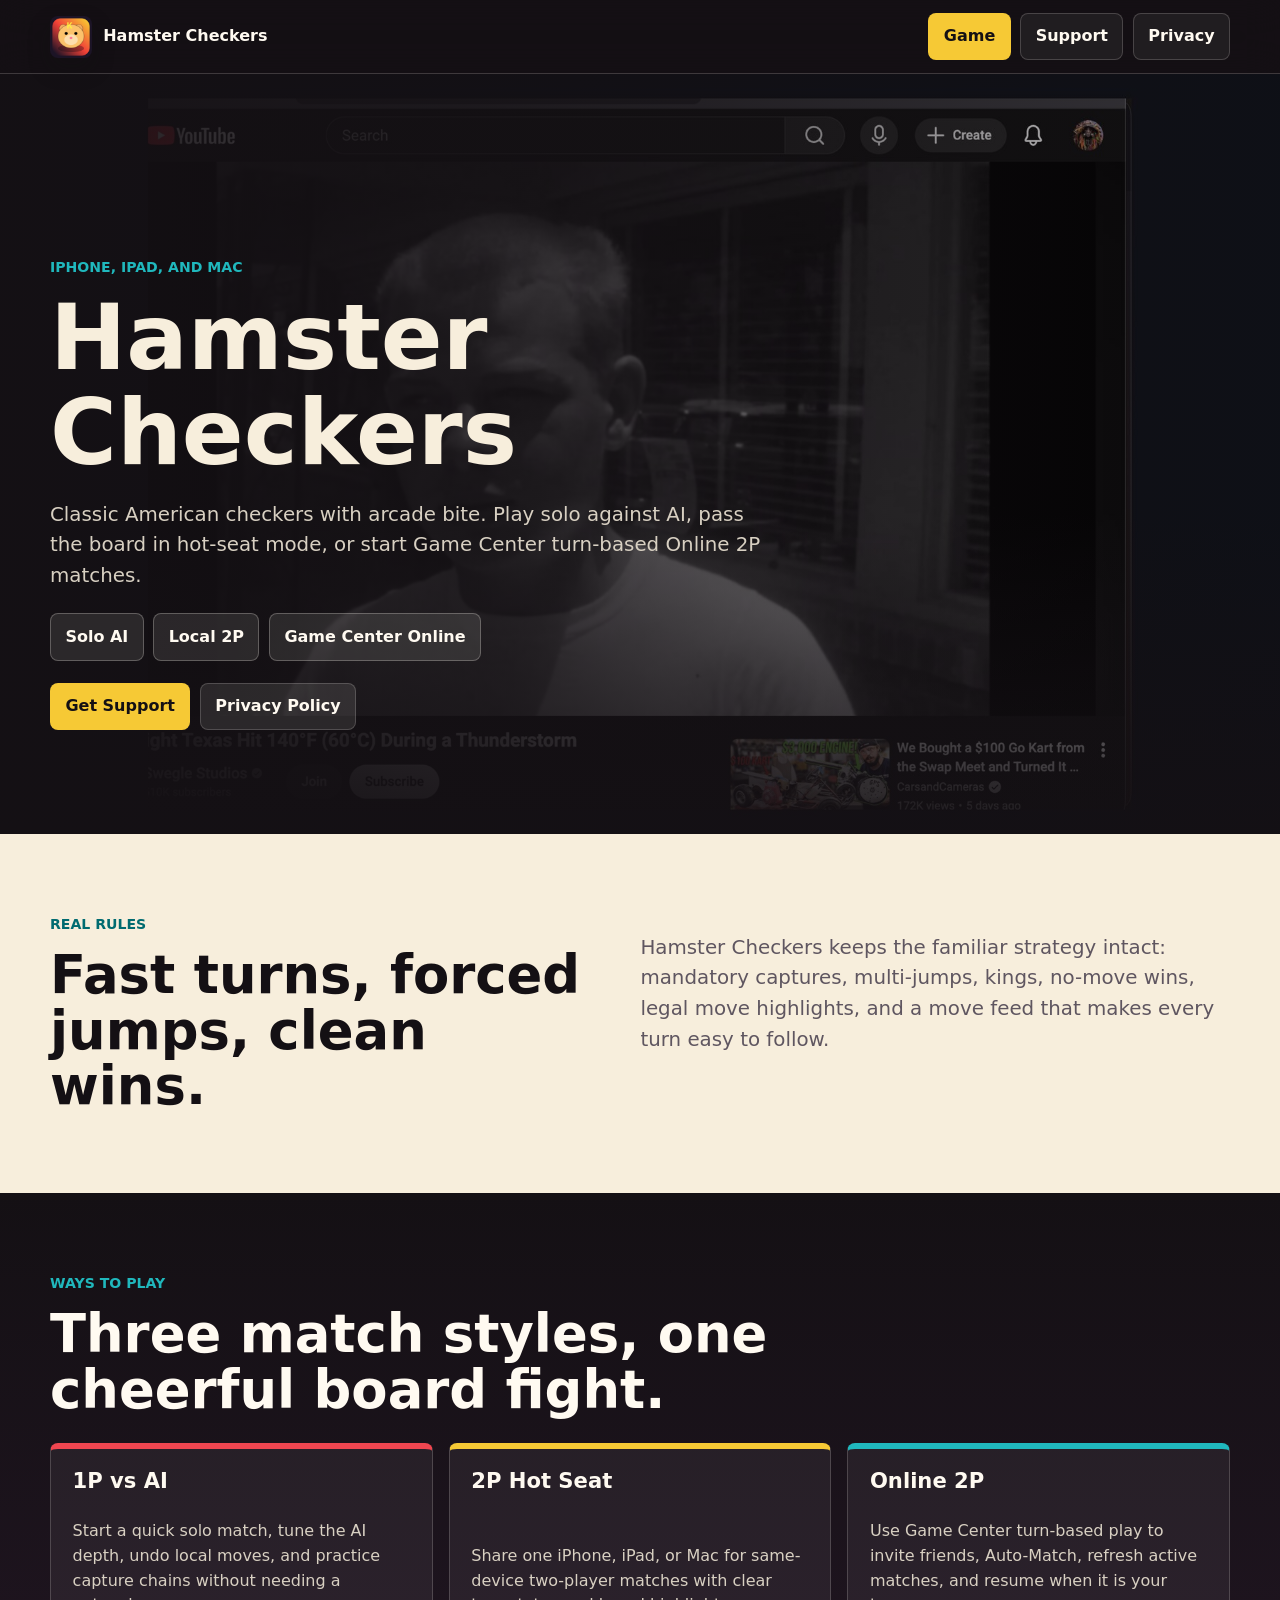
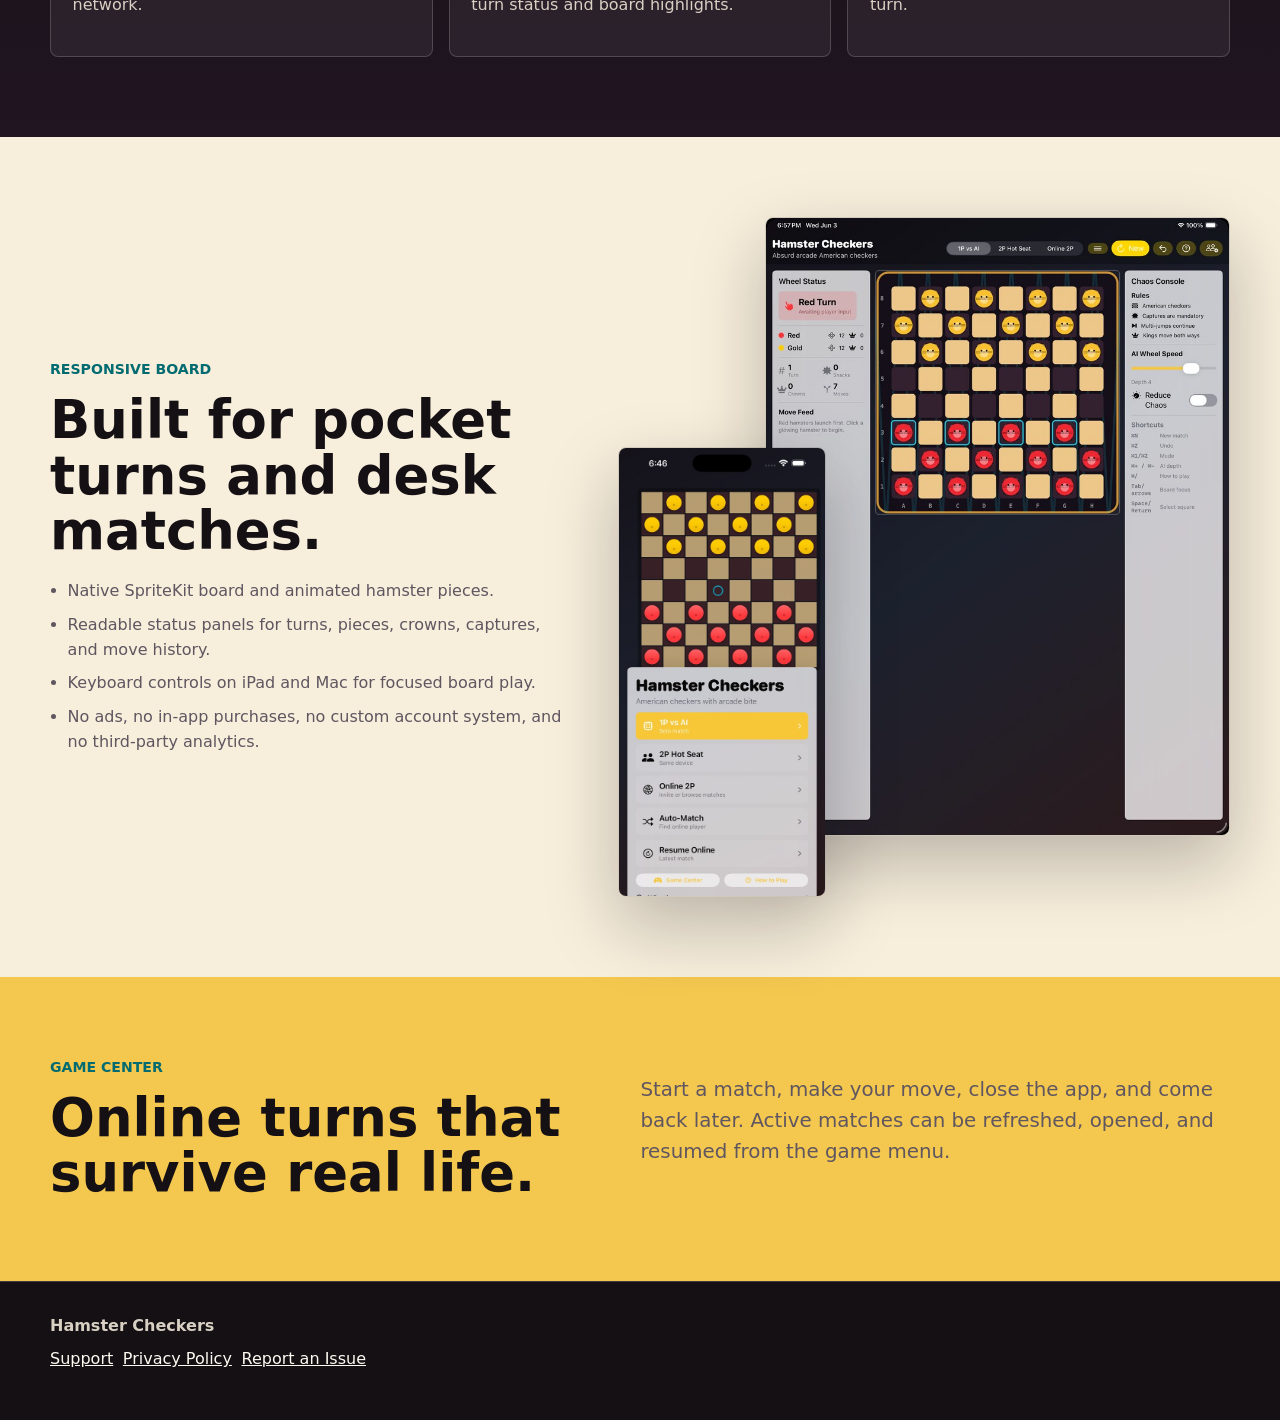
<file: docs/index.html>
<!doctype html>
<html lang="en">
<head>
  <meta charset="utf-8">
  <meta name="viewport" content="width=device-width, initial-scale=1">
  <meta name="description" content="Hamster Checkers is a native American checkers game for iPhone, iPad, and Mac with solo AI, local 2P, and Game Center turn-based online play.">
  <meta property="og:title" content="Hamster Checkers">
  <meta property="og:description" content="Classic American checkers with arcade bite, solo AI, hot-seat 2P, and Game Center turn-based online matches.">
  <meta property="og:image" content="https://noktirnal42.github.io/hamster-checkers/assets/hero-gameplay.jpg">
  <meta property="og:type" content="website">
  <title>Hamster Checkers</title>
  <link rel="stylesheet" href="styles.css">
</head>
<body>
  <header class="site-header">
    <a class="brand" href="index.html" aria-label="Hamster Checkers home">
      <img src="assets/hamster-checkers-icon.png" alt="">
      <span>Hamster Checkers</span>
    </a>
    <nav class="site-nav" aria-label="Main">
      <a href="index.html" aria-current="page">Game</a>
      <a href="support.html">Support</a>
      <a href="privacy.html">Privacy</a>
    </nav>
  </header>

  <main>
    <section class="hero hero-home" aria-label="Hamster Checkers">
      <div class="hero-shade"></div>
      <div class="hero-content">
        <p class="eyebrow">iPhone, iPad, and Mac</p>
        <h1>Hamster Checkers</h1>
        <p class="hero-copy">Classic American checkers with arcade bite. Play solo against AI, pass the board in hot-seat mode, or start Game Center turn-based Online 2P matches.</p>
        <div class="storefront-badges" aria-label="Game features">
          <span>Solo AI</span>
          <span>Local 2P</span>
          <span>Game Center Online</span>
        </div>
        <div class="actions">
          <a class="button primary" href="support.html">Get Support</a>
          <a class="button secondary" href="privacy.html">Privacy Policy</a>
        </div>
      </div>
    </section>

    <section class="section-band cream intro-band">
      <div class="content-wrap intro-grid">
        <div>
          <p class="eyebrow dark">Real Rules</p>
          <h2>Fast turns, forced jumps, clean wins.</h2>
        </div>
        <p class="section-copy">Hamster Checkers keeps the familiar strategy intact: mandatory captures, multi-jumps, kings, no-move wins, legal move highlights, and a move feed that makes every turn easy to follow.</p>
      </div>
    </section>

    <section class="section-band ink">
      <div class="content-wrap">
        <div class="section-heading">
          <p class="eyebrow">Ways To Play</p>
          <h2>Three match styles, one cheerful board fight.</h2>
        </div>
        <div class="feature-grid">
          <article class="feature-card red">
            <h3>1P vs AI</h3>
            <p>Start a quick solo match, tune the AI depth, undo local moves, and practice capture chains without needing a network.</p>
          </article>
          <article class="feature-card gold">
            <h3>2P Hot Seat</h3>
            <p>Share one iPhone, iPad, or Mac for same-device two-player matches with clear turn status and board highlights.</p>
          </article>
          <article class="feature-card teal">
            <h3>Online 2P</h3>
            <p>Use Game Center turn-based play to invite friends, Auto-Match, refresh active matches, and resume when it is your turn.</p>
          </article>
        </div>
      </div>
    </section>

    <section class="section-band cream device-band">
      <div class="content-wrap device-grid">
        <div>
          <p class="eyebrow dark">Responsive Board</p>
          <h2>Built for pocket turns and desk matches.</h2>
          <ul class="check-list">
            <li>Native SpriteKit board and animated hamster pieces.</li>
            <li>Readable status panels for turns, pieces, crowns, captures, and move history.</li>
            <li>Keyboard controls on iPad and Mac for focused board play.</li>
            <li>No ads, no in-app purchases, no custom account system, and no third-party analytics.</li>
          </ul>
        </div>
        <div class="device-showcase" aria-label="Hamster Checkers screenshots">
          <img class="phone-shot" src="assets/phone-start.jpg" alt="Hamster Checkers start screen on iPhone with mode buttons for AI, hot seat, online, and Game Center.">
          <img class="tablet-shot" src="assets/ipad-gameplay.jpg" alt="Hamster Checkers gameplay on iPad with full board, status panel, and chaos console.">
        </div>
      </div>
    </section>

    <section class="section-band cider">
      <div class="content-wrap quote-band">
        <div>
          <p class="eyebrow dark">Game Center</p>
          <h2>Online turns that survive real life.</h2>
        </div>
        <p class="section-copy">Start a match, make your move, close the app, and come back later. Active matches can be refreshed, opened, and resumed from the game menu.</p>
      </div>
    </section>
  </main>

  <footer class="site-footer">
    <div class="footer-inner">
      <strong>Hamster Checkers</strong>
      <nav aria-label="Footer">
        <a href="support.html">Support</a>
        <a href="privacy.html">Privacy Policy</a>
        <a href="https://github.com/noktirnal42/hamster-checkers/issues/new/choose">Report an Issue</a>
      </nav>
    </div>
  </footer>
</body>
</html>
</file>
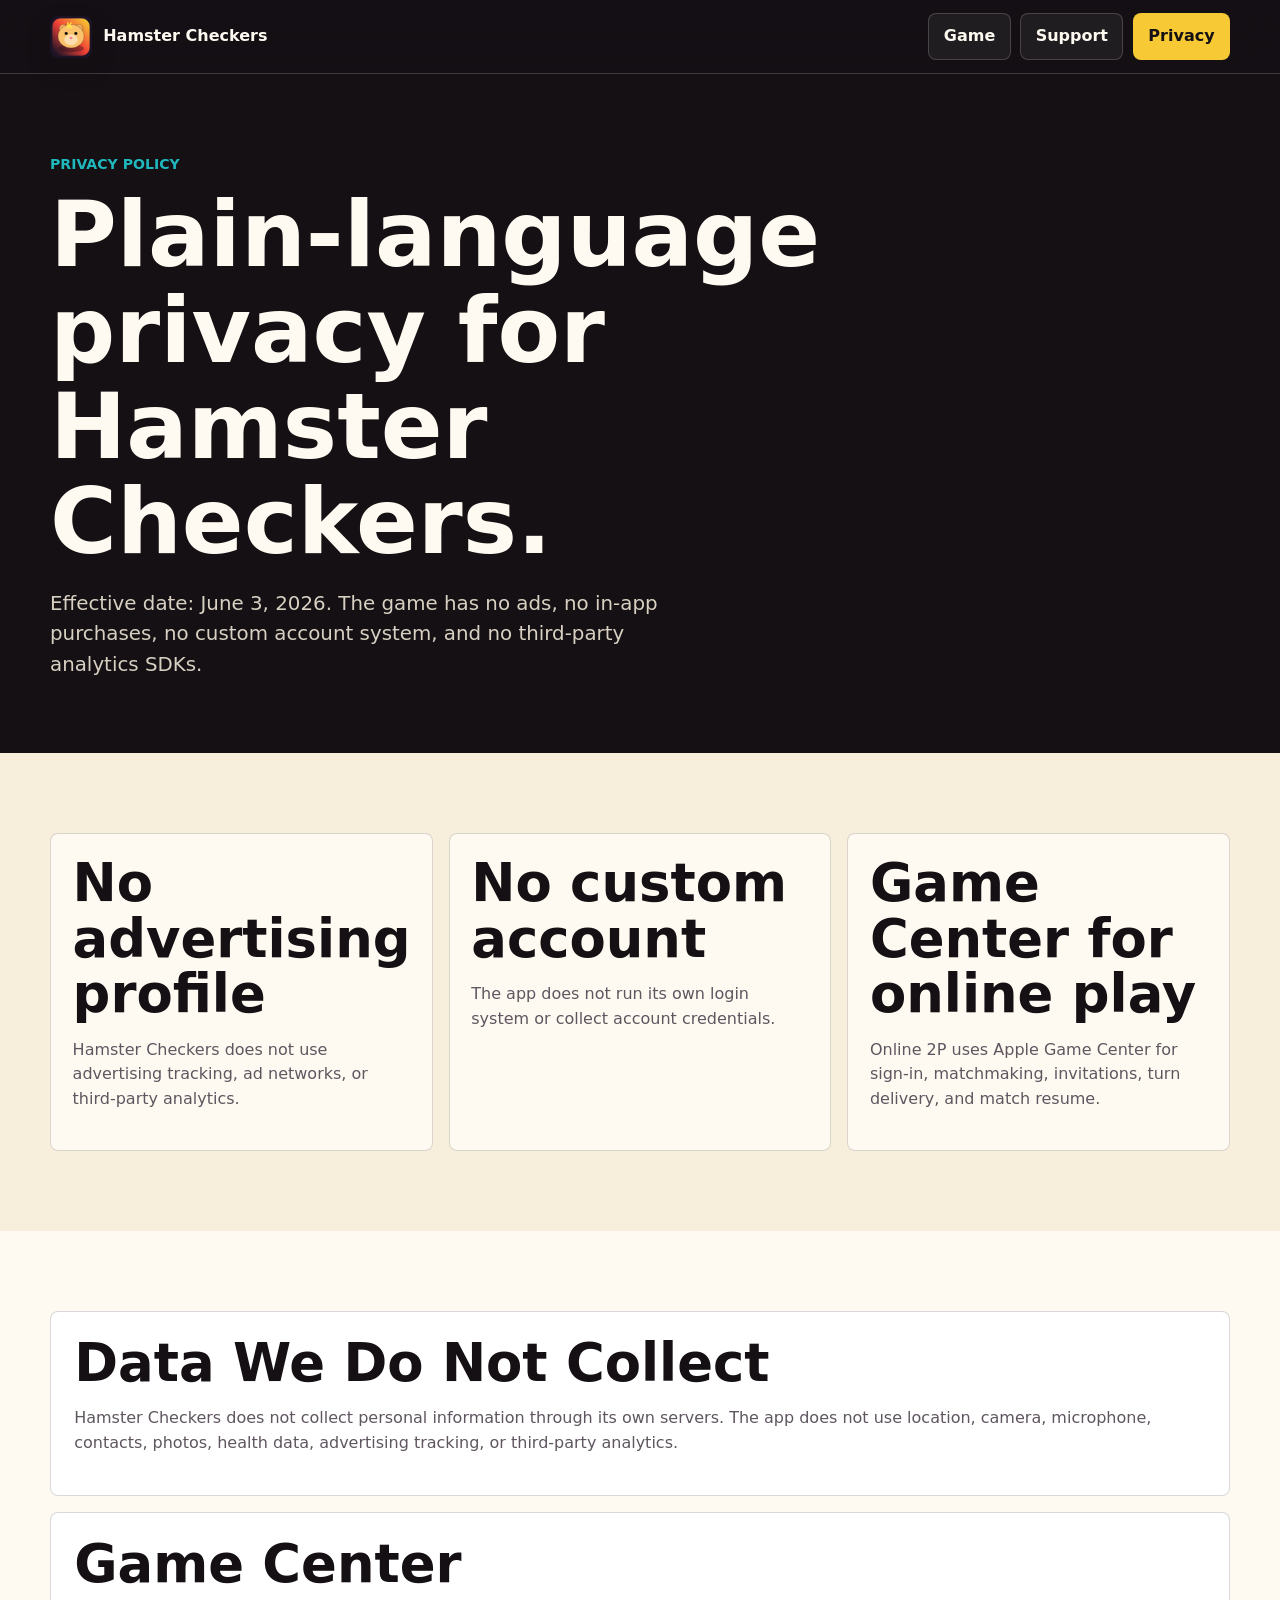
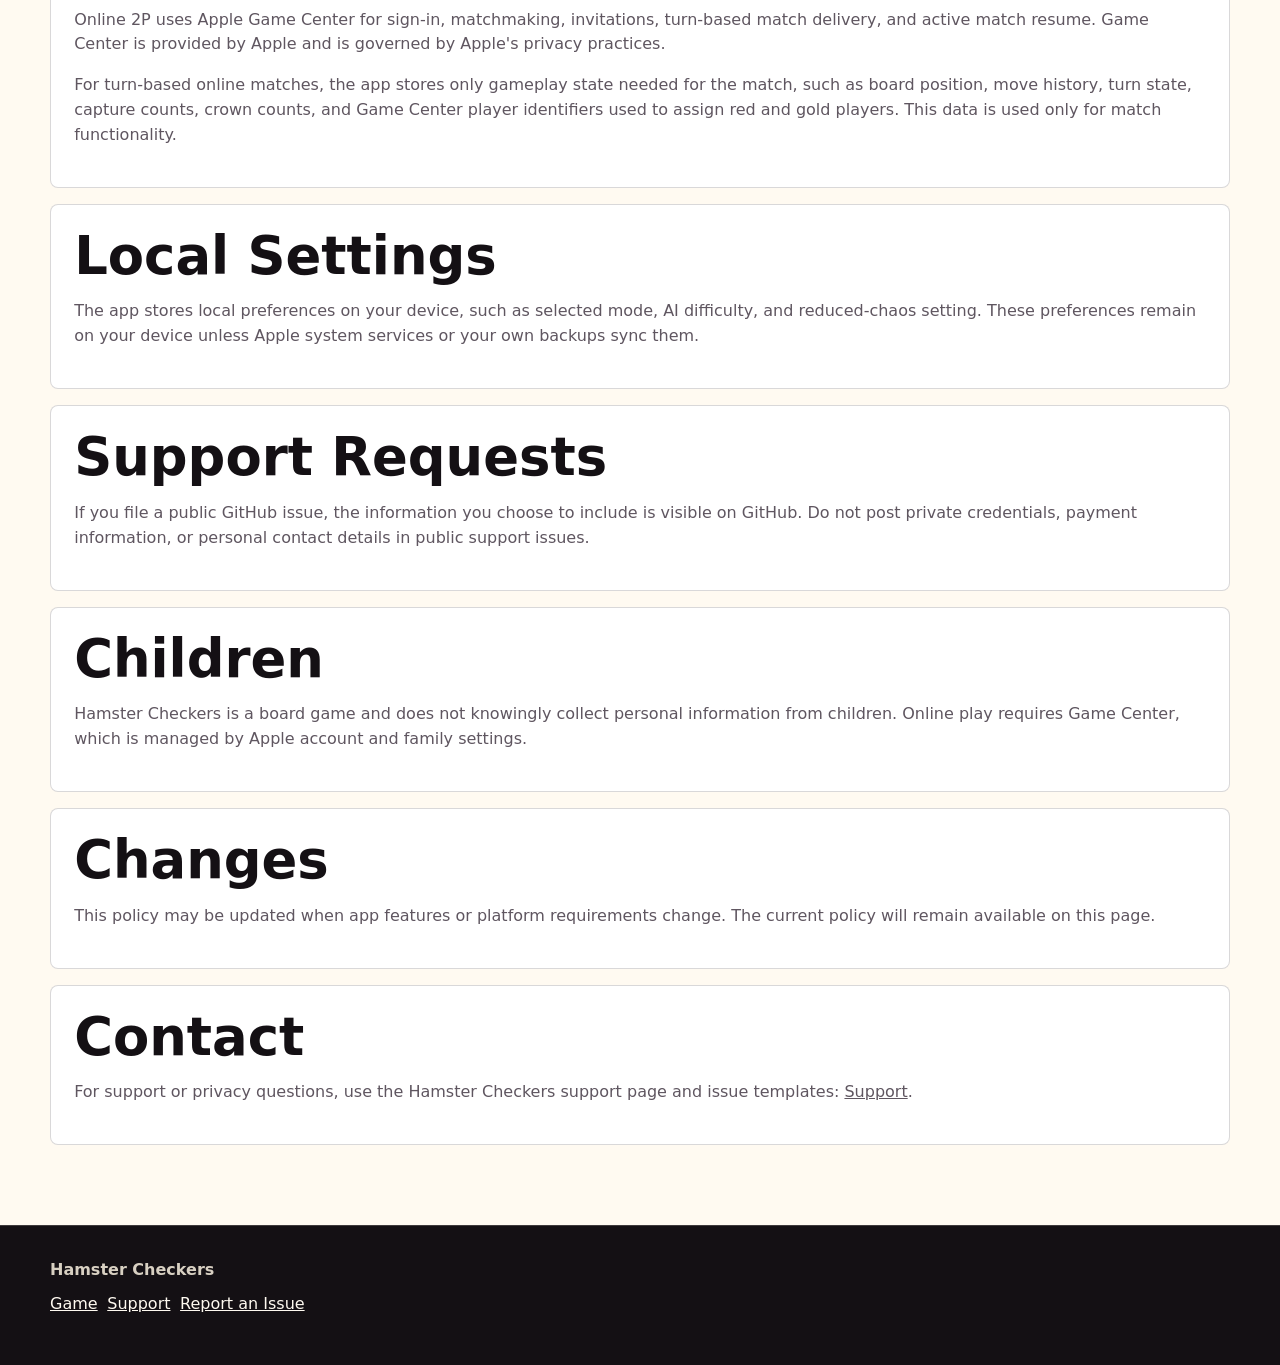
<file: docs/privacy.html>
<!doctype html>
<html lang="en">
<head>
  <meta charset="utf-8">
  <meta name="viewport" content="width=device-width, initial-scale=1">
  <meta name="description" content="Privacy policy for Hamster Checkers.">
  <meta property="og:title" content="Hamster Checkers Privacy Policy">
  <meta property="og:description" content="Privacy details for Hamster Checkers, including Game Center online play and local settings.">
  <meta property="og:image" content="https://noktirnal42.github.io/hamster-checkers/assets/hero-gameplay.jpg">
  <meta property="og:type" content="website">
  <title>Privacy Policy - Hamster Checkers</title>
  <link rel="stylesheet" href="styles.css">
</head>
<body>
  <header class="site-header">
    <a class="brand" href="index.html" aria-label="Hamster Checkers home">
      <img src="assets/hamster-checkers-icon.png" alt="">
      <span>Hamster Checkers</span>
    </a>
    <nav class="site-nav" aria-label="Main">
      <a href="index.html">Game</a>
      <a href="support.html">Support</a>
      <a href="privacy.html" aria-current="page">Privacy</a>
    </nav>
  </header>

  <main>
    <section class="page-hero privacy-hero">
      <div class="content-wrap policy-intro">
        <p class="eyebrow">Privacy Policy</p>
        <h1>Plain-language privacy for Hamster Checkers.</h1>
        <p class="hero-copy narrow">Effective date: June 3, 2026. The game has no ads, no in-app purchases, no custom account system, and no third-party analytics SDKs.</p>
      </div>
    </section>

    <section class="section-band cream">
      <div class="content-wrap trust-grid">
        <article>
          <h2>No advertising profile</h2>
          <p>Hamster Checkers does not use advertising tracking, ad networks, or third-party analytics.</p>
        </article>
        <article>
          <h2>No custom account</h2>
          <p>The app does not run its own login system or collect account credentials.</p>
        </article>
        <article>
          <h2>Game Center for online play</h2>
          <p>Online 2P uses Apple Game Center for sign-in, matchmaking, invitations, turn delivery, and match resume.</p>
        </article>
      </div>
    </section>

    <section class="section-band paper">
      <div class="content-wrap policy-stack">
        <section class="policy-section">
          <h2>Data We Do Not Collect</h2>
          <p>Hamster Checkers does not collect personal information through its own servers. The app does not use location, camera, microphone, contacts, photos, health data, advertising tracking, or third-party analytics.</p>
        </section>

        <section class="policy-section">
          <h2>Game Center</h2>
          <p>Online 2P uses Apple Game Center for sign-in, matchmaking, invitations, turn-based match delivery, and active match resume. Game Center is provided by Apple and is governed by Apple's privacy practices.</p>
          <p>For turn-based online matches, the app stores only gameplay state needed for the match, such as board position, move history, turn state, capture counts, crown counts, and Game Center player identifiers used to assign red and gold players. This data is used only for match functionality.</p>
        </section>

        <section class="policy-section">
          <h2>Local Settings</h2>
          <p>The app stores local preferences on your device, such as selected mode, AI difficulty, and reduced-chaos setting. These preferences remain on your device unless Apple system services or your own backups sync them.</p>
        </section>

        <section class="policy-section">
          <h2>Support Requests</h2>
          <p>If you file a public GitHub issue, the information you choose to include is visible on GitHub. Do not post private credentials, payment information, or personal contact details in public support issues.</p>
        </section>

        <section class="policy-section">
          <h2>Children</h2>
          <p>Hamster Checkers is a board game and does not knowingly collect personal information from children. Online play requires Game Center, which is managed by Apple account and family settings.</p>
        </section>

        <section class="policy-section">
          <h2>Changes</h2>
          <p>This policy may be updated when app features or platform requirements change. The current policy will remain available on this page.</p>
        </section>

        <section class="policy-section">
          <h2>Contact</h2>
          <p>For support or privacy questions, use the Hamster Checkers support page and issue templates: <a href="support.html">Support</a>.</p>
        </section>
      </div>
    </section>
  </main>

  <footer class="site-footer">
    <div class="footer-inner">
      <strong>Hamster Checkers</strong>
      <nav aria-label="Footer">
        <a href="index.html">Game</a>
        <a href="support.html">Support</a>
        <a href="https://github.com/noktirnal42/hamster-checkers/issues/new/choose">Report an Issue</a>
      </nav>
    </div>
  </footer>
</body>
</html>
</file>
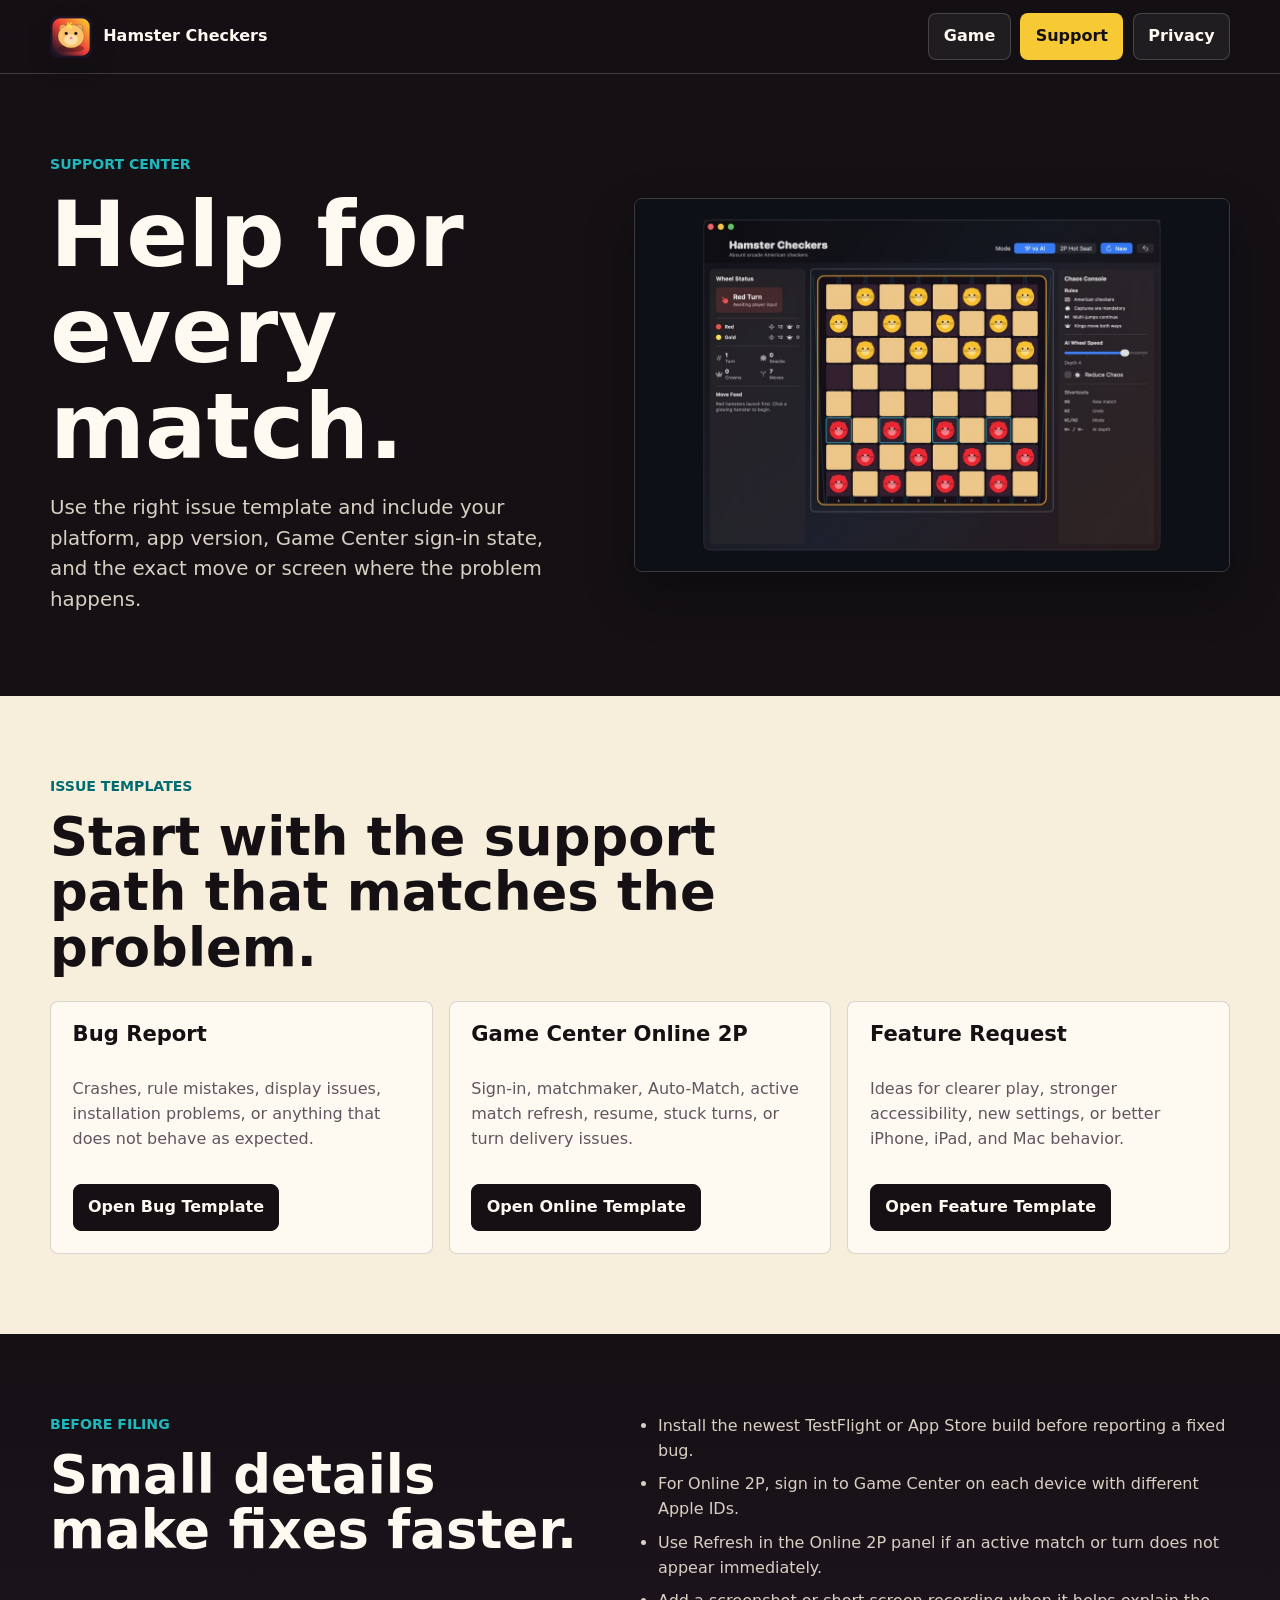
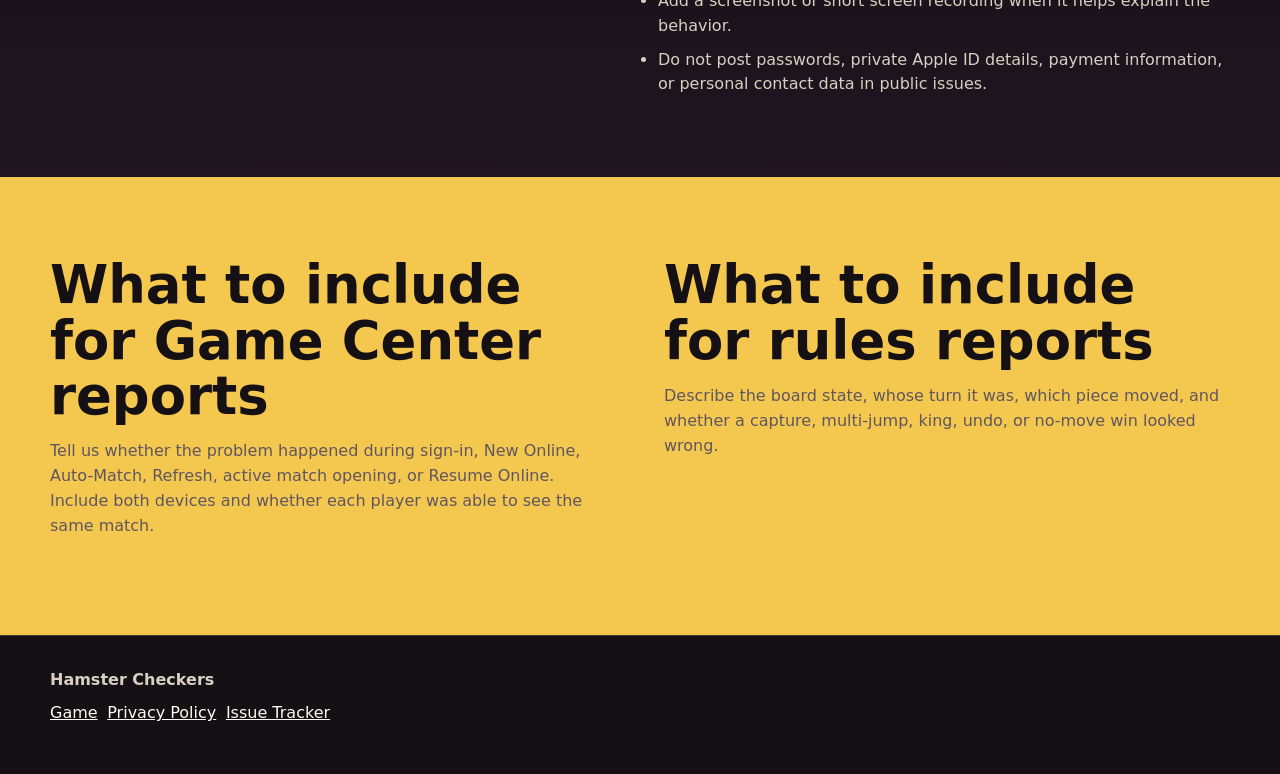
<file: docs/support.html>
<!doctype html>
<html lang="en">
<head>
  <meta charset="utf-8">
  <meta name="viewport" content="width=device-width, initial-scale=1">
  <meta name="description" content="Support for Hamster Checkers, including issue templates for bugs, Game Center online matches, and feature requests.">
  <meta property="og:title" content="Hamster Checkers Support">
  <meta property="og:description" content="Report bugs, Game Center online match issues, or feature ideas for Hamster Checkers.">
  <meta property="og:image" content="https://noktirnal42.github.io/hamster-checkers/assets/mac-start.jpg">
  <meta property="og:type" content="website">
  <title>Support - Hamster Checkers</title>
  <link rel="stylesheet" href="styles.css">
</head>
<body>
  <header class="site-header">
    <a class="brand" href="index.html" aria-label="Hamster Checkers home">
      <img src="assets/hamster-checkers-icon.png" alt="">
      <span>Hamster Checkers</span>
    </a>
    <nav class="site-nav" aria-label="Main">
      <a href="index.html">Game</a>
      <a href="support.html" aria-current="page">Support</a>
      <a href="privacy.html">Privacy</a>
    </nav>
  </header>

  <main>
    <section class="page-hero support-hero">
      <div class="content-wrap page-hero-grid">
        <div>
          <p class="eyebrow">Support Center</p>
          <h1>Help for every match.</h1>
          <p class="hero-copy narrow">Use the right issue template and include your platform, app version, Game Center sign-in state, and the exact move or screen where the problem happens.</p>
        </div>
        <img src="assets/mac-start.jpg" alt="Hamster Checkers mode menu and board on macOS.">
      </div>
    </section>

    <section class="section-band cream">
      <div class="content-wrap">
        <div class="section-heading">
          <p class="eyebrow dark">Issue Templates</p>
          <h2>Start with the support path that matches the problem.</h2>
        </div>
        <div class="support-grid" aria-label="Support options">
          <article class="support-card">
            <h3>Bug Report</h3>
            <p>Crashes, rule mistakes, display issues, installation problems, or anything that does not behave as expected.</p>
            <a class="button dark-button" href="https://github.com/noktirnal42/hamster-checkers/issues/new?template=bug_report.yml">Open Bug Template</a>
          </article>
          <article class="support-card">
            <h3>Game Center Online 2P</h3>
            <p>Sign-in, matchmaker, Auto-Match, active match refresh, resume, stuck turns, or turn delivery issues.</p>
            <a class="button dark-button" href="https://github.com/noktirnal42/hamster-checkers/issues/new?template=game_center_online.yml">Open Online Template</a>
          </article>
          <article class="support-card">
            <h3>Feature Request</h3>
            <p>Ideas for clearer play, stronger accessibility, new settings, or better iPhone, iPad, and Mac behavior.</p>
            <a class="button dark-button" href="https://github.com/noktirnal42/hamster-checkers/issues/new?template=feature_request.yml">Open Feature Template</a>
          </article>
        </div>
      </div>
    </section>

    <section class="section-band ink">
      <div class="content-wrap help-grid">
        <div>
          <p class="eyebrow">Before Filing</p>
          <h2>Small details make fixes faster.</h2>
        </div>
        <ul class="check-list light">
          <li>Install the newest TestFlight or App Store build before reporting a fixed bug.</li>
          <li>For Online 2P, sign in to Game Center on each device with different Apple IDs.</li>
          <li>Use Refresh in the Online 2P panel if an active match or turn does not appear immediately.</li>
          <li>Add a screenshot or short screen recording when it helps explain the behavior.</li>
          <li>Do not post passwords, private Apple ID details, payment information, or personal contact data in public issues.</li>
        </ul>
      </div>
    </section>

    <section class="section-band cider">
      <div class="content-wrap two-column-copy">
        <div>
          <h2>What to include for Game Center reports</h2>
          <p>Tell us whether the problem happened during sign-in, New Online, Auto-Match, Refresh, active match opening, or Resume Online. Include both devices and whether each player was able to see the same match.</p>
        </div>
        <div>
          <h2>What to include for rules reports</h2>
          <p>Describe the board state, whose turn it was, which piece moved, and whether a capture, multi-jump, king, undo, or no-move win looked wrong.</p>
        </div>
      </div>
    </section>
  </main>

  <footer class="site-footer">
    <div class="footer-inner">
      <strong>Hamster Checkers</strong>
      <nav aria-label="Footer">
        <a href="index.html">Game</a>
        <a href="privacy.html">Privacy Policy</a>
        <a href="https://github.com/noktirnal42/hamster-checkers/issues">Issue Tracker</a>
      </nav>
    </div>
  </footer>
</body>
</html>
</file>
<file: docs/styles.css>
:root {
  color-scheme: light dark;
  --ink: #141014;
  --ink-soft: #211822;
  --cream: #f7eedc;
  --paper: #fffaf1;
  --cider: #f4c74f;
  --red: #ef4650;
  --teal: #20b8bd;
  --gold: #f6c935;
  --plum: #3a202e;
  --muted-dark: #5f5660;
  --muted-light: #d8d0c2;
  --line-dark: rgba(20, 16, 20, 0.16);
  --line-light: rgba(255, 250, 241, 0.18);
  --shadow: rgba(20, 16, 20, 0.26);
}

* {
  box-sizing: border-box;
}

html {
  background: var(--ink);
}

body {
  margin: 0;
  min-height: 100vh;
  color: var(--cream);
  font-family: ui-sans-serif, system-ui, -apple-system, BlinkMacSystemFont, "Segoe UI", sans-serif;
  line-height: 1.55;
  background: var(--ink);
}

a {
  color: inherit;
}

img {
  max-width: 100%;
}

.site-header {
  position: sticky;
  top: 0;
  z-index: 20;
  display: flex;
  align-items: center;
  justify-content: space-between;
  gap: 1rem;
  padding: 0.8rem max(1rem, calc((100vw - 1180px) / 2));
  color: var(--paper);
  background: rgba(20, 16, 20, 0.9);
  border-bottom: 1px solid var(--line-light);
  backdrop-filter: blur(18px);
}

.brand {
  display: inline-flex;
  align-items: center;
  gap: 0.7rem;
  color: var(--paper);
  text-decoration: none;
  font-weight: 850;
  letter-spacing: 0;
}

.brand img {
  width: 42px;
  height: 42px;
  border-radius: 8px;
  box-shadow: 0 10px 22px var(--shadow);
}

.site-nav,
.actions,
.storefront-badges,
.site-footer nav {
  display: flex;
  align-items: center;
  gap: 0.6rem;
  flex-wrap: wrap;
}

.site-nav {
  justify-content: flex-end;
}

.site-nav a,
.button,
.storefront-badges span {
  min-height: 42px;
  display: inline-flex;
  align-items: center;
  justify-content: center;
  border: 1px solid var(--line-light);
  border-radius: 8px;
  padding: 0.65rem 0.9rem;
  text-decoration: none;
  font-weight: 750;
  letter-spacing: 0;
}

.site-nav a {
  color: var(--paper);
  background: rgba(255, 250, 241, 0.06);
}

.site-nav a[aria-current="page"] {
  color: var(--ink);
  border-color: transparent;
  background: var(--gold);
}

.button.primary {
  color: var(--ink);
  border-color: transparent;
  background: var(--gold);
}

.button.secondary {
  color: var(--paper);
  background: rgba(255, 250, 241, 0.1);
}

.button.dark-button {
  width: fit-content;
  color: var(--paper);
  background: var(--ink);
  border-color: var(--ink);
}

.hero {
  position: relative;
  min-height: 760px;
  display: grid;
  align-items: end;
  overflow: hidden;
  background-position: center;
  background-size: cover;
}

.hero-home {
  background-image: url("assets/hero-gameplay.jpg");
}

.hero-shade {
  position: absolute;
  inset: 0;
  background:
    linear-gradient(90deg, rgba(20, 16, 20, 0.96) 0%, rgba(20, 16, 20, 0.78) 38%, rgba(20, 16, 20, 0.18) 100%),
    linear-gradient(0deg, rgba(20, 16, 20, 0.88) 0%, rgba(20, 16, 20, 0) 42%);
}

.hero-content,
.content-wrap {
  width: min(1180px, calc(100% - 2rem));
  margin: 0 auto;
}

.hero-content {
  position: relative;
  z-index: 1;
  padding: 6rem 0 6.5rem;
}

.page-hero {
  color: var(--paper);
  background: var(--ink);
}

.page-hero-grid {
  display: grid;
  grid-template-columns: minmax(0, 0.9fr) minmax(360px, 1fr);
  gap: 3rem;
  align-items: center;
  padding: 5rem 0;
}

.page-hero img {
  display: block;
  border: 1px solid var(--line-light);
  border-radius: 8px;
  box-shadow: 0 22px 50px rgba(0, 0, 0, 0.28);
}

.policy-intro {
  padding: 5rem 0 4.5rem;
}

.eyebrow {
  margin: 0 0 0.7rem;
  color: var(--teal);
  font-size: 0.88rem;
  font-weight: 850;
  letter-spacing: 0;
  text-transform: uppercase;
}

.eyebrow.dark {
  color: #006b70;
}

h1,
h2,
h3 {
  margin: 0;
  line-height: 1.05;
  letter-spacing: 0;
}

h1 {
  max-width: 820px;
  font-size: 5.7rem;
}

h2 {
  font-size: 3.3rem;
}

h3 {
  font-size: 1.32rem;
}

.hero-copy,
.section-copy {
  max-width: 720px;
  margin: 1.15rem 0 0;
  color: var(--muted-light);
  font-size: 1.24rem;
}

.hero-copy.narrow {
  max-width: 620px;
}

.section-copy {
  color: var(--muted-dark);
}

.actions,
.storefront-badges {
  margin-top: 1.35rem;
}

.storefront-badges span {
  min-height: 36px;
  color: var(--paper);
  border-color: rgba(255, 250, 241, 0.25);
  background: rgba(255, 250, 241, 0.1);
}

.section-band {
  padding: 5rem 0;
}

.section-band.cream {
  color: var(--ink);
  background: var(--cream);
}

.section-band.paper {
  color: var(--ink);
  background: var(--paper);
}

.section-band.ink {
  color: var(--paper);
  background: linear-gradient(180deg, #141014 0%, #201521 100%);
}

.section-band.cider {
  color: var(--ink);
  background: var(--cider);
}

.intro-grid,
.quote-band,
.help-grid {
  display: grid;
  grid-template-columns: minmax(0, 0.92fr) minmax(320px, 1fr);
  gap: 3rem;
  align-items: start;
}

.section-heading {
  max-width: 780px;
  margin-bottom: 1.6rem;
}

.feature-grid,
.support-grid,
.trust-grid {
  display: grid;
  grid-template-columns: repeat(3, minmax(0, 1fr));
  gap: 1rem;
}

.feature-card,
.support-card,
.trust-grid article {
  min-height: 214px;
  border-radius: 8px;
  padding: 1.35rem;
  border: 1px solid var(--line-light);
  background: rgba(255, 250, 241, 0.06);
}

.feature-card {
  display: flex;
  flex-direction: column;
  justify-content: space-between;
}

.feature-card p,
.help-grid li {
  color: var(--muted-light);
}

.feature-card.red {
  border-top: 6px solid var(--red);
}

.feature-card.gold {
  border-top: 6px solid var(--gold);
}

.feature-card.teal {
  border-top: 6px solid var(--teal);
}

.device-grid {
  display: grid;
  grid-template-columns: minmax(0, 0.85fr) minmax(460px, 1fr);
  gap: 3rem;
  align-items: center;
}

.device-showcase {
  position: relative;
  min-height: 680px;
}

.phone-shot,
.tablet-shot {
  position: absolute;
  display: block;
  border: 1px solid var(--line-dark);
  border-radius: 8px;
  box-shadow: 0 28px 70px var(--shadow);
}

.phone-shot {
  z-index: 2;
  width: 34%;
  left: 0;
  bottom: 0;
}

.tablet-shot {
  width: 76%;
  right: 0;
  top: 0;
}

.support-card,
.trust-grid article {
  color: var(--ink);
  border-color: var(--line-dark);
  background: var(--paper);
}

.support-card {
  display: flex;
  flex-direction: column;
  gap: 1rem;
}

.support-card p,
.trust-grid p,
.policy-section p,
.two-column-copy p,
.check-list {
  color: var(--muted-dark);
}

.support-card .button {
  margin-top: auto;
}

.check-list {
  margin: 1.3rem 0 0;
  padding-left: 1.1rem;
}

.check-list.light {
  color: var(--muted-light);
  margin-top: 0;
}

.check-list li + li {
  margin-top: 0.55rem;
}

.two-column-copy {
  display: grid;
  grid-template-columns: repeat(2, minmax(0, 1fr));
  gap: 3rem;
}

.policy-stack {
  display: grid;
  gap: 1rem;
}

.policy-section {
  border: 1px solid var(--line-dark);
  border-radius: 8px;
  padding: 1.45rem;
  background: #ffffff;
}

.site-footer {
  color: var(--muted-light);
  background: var(--ink);
  border-top: 1px solid var(--line-light);
}

.footer-inner {
  width: min(1180px, calc(100% - 2rem));
  margin: 0 auto;
  padding: 2rem 0 3rem;
}

.site-footer nav {
  margin-top: 0.55rem;
}

.site-footer a {
  color: var(--paper);
}

@media (max-width: 980px) {
  h1 {
    font-size: 4.4rem;
  }

  h2 {
    font-size: 2.7rem;
  }

  .hero {
    min-height: 700px;
  }

  .page-hero-grid,
  .intro-grid,
  .quote-band,
  .help-grid,
  .device-grid,
  .two-column-copy,
  .feature-grid,
  .support-grid,
  .trust-grid {
    grid-template-columns: 1fr;
  }

  .device-showcase {
    min-height: 620px;
  }
}

@media (max-width: 680px) {
  .site-header {
    align-items: flex-start;
    flex-direction: column;
  }

  .site-nav,
  .actions {
    width: 100%;
    justify-content: flex-start;
  }

  .site-nav a,
  .actions .button {
    flex: 1 1 150px;
  }

  .hero {
    min-height: 690px;
  }

  .hero-shade {
    background:
      linear-gradient(0deg, rgba(20, 16, 20, 0.94) 0%, rgba(20, 16, 20, 0.52) 100%),
      linear-gradient(90deg, rgba(20, 16, 20, 0.82) 0%, rgba(20, 16, 20, 0.22) 100%);
  }

  .hero-content {
    padding: 4rem 0 4.5rem;
  }

  .page-hero-grid,
  .policy-intro {
    padding: 3.5rem 0;
  }

  .section-band {
    padding: 3.5rem 0;
  }

  h1 {
    font-size: 3.45rem;
  }

  h2 {
    font-size: 2.25rem;
  }

  .hero-copy,
  .section-copy {
    font-size: 1.08rem;
  }

  .device-showcase {
    min-height: 520px;
  }

  .phone-shot {
    width: 38%;
  }

  .tablet-shot {
    width: 78%;
  }
}

@media (max-width: 460px) {
  h1 {
    font-size: 2.9rem;
  }

  h2 {
    font-size: 2rem;
  }

  .brand span {
    font-size: 0.95rem;
  }

  .storefront-badges span {
    flex: 1 1 100%;
  }

  .device-showcase {
    min-height: 420px;
  }
}
</file>
